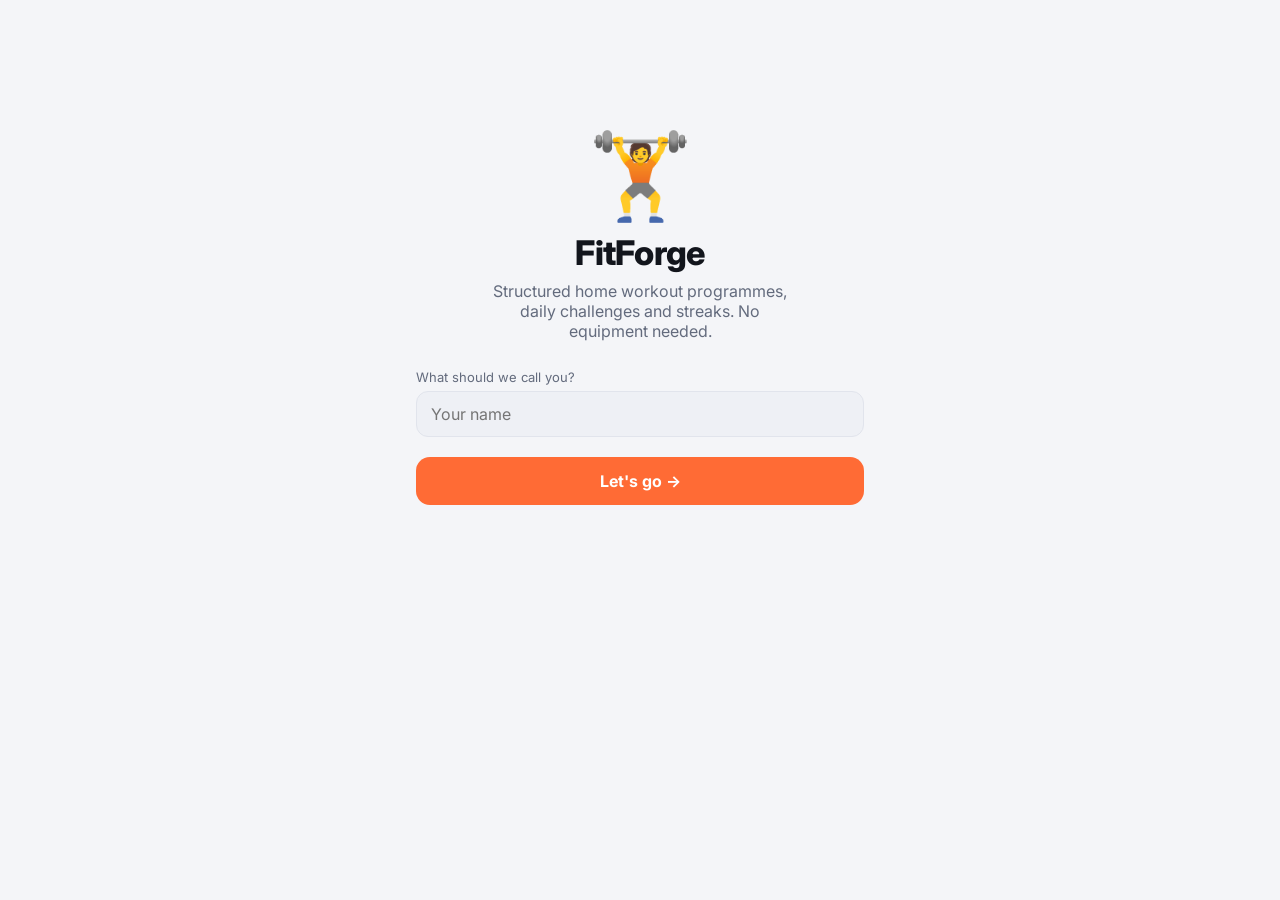
<file: index.html>
<!doctype html>
<html lang="en">
<head>
  <meta charset="utf-8">
  <meta name="viewport" content="width=device-width, initial-scale=1, viewport-fit=cover">
  <meta name="theme-color" content="#0b0d12">
  <!-- Home Screen app (iPhone "Add to Home Screen", Android "Install app") -->
  <link rel="manifest" href="manifest.webmanifest">
  <link rel="apple-touch-icon" href="icons/apple-touch-icon.png">
  <meta name="apple-mobile-web-app-capable" content="yes">
  <meta name="mobile-web-app-capable" content="yes">
  <meta name="apple-mobile-web-app-status-bar-style" content="black-translucent">
  <meta name="apple-mobile-web-app-title" content="FitForge">
  <title>FitForge</title>
  <link rel="preconnect" href="https://fonts.googleapis.com">
  <!-- Non-blocking: the app renders immediately with system fonts, even offline -->
  <link href="https://fonts.googleapis.com/css2?family=Inter:wght@400;500;600;700;800&display=swap" rel="stylesheet" media="print" onload="this.media='all'">
  <link rel="stylesheet" href="styles.css">
</head>
<body>
  <div id="app"></div>
  <nav id="tabs"></nav>
  <div id="toast"></div>
  <script src="data.js"></script>
  <script src="figures.js"></script>
  <script src="android-tts.js"></script>
  <script src="coach.js"></script>
  <script src="app.js"></script>
  <script>
    // Offline cache for the hosted Home Screen app (skipped inside the native iOS/Android apps).
    if ("serviceWorker" in navigator && location.protocol === "https:" && !window.AndroidTTS)
      navigator.serviceWorker.register("sw.js").catch(function () {});
  </script>
</body>
</html>
</file>
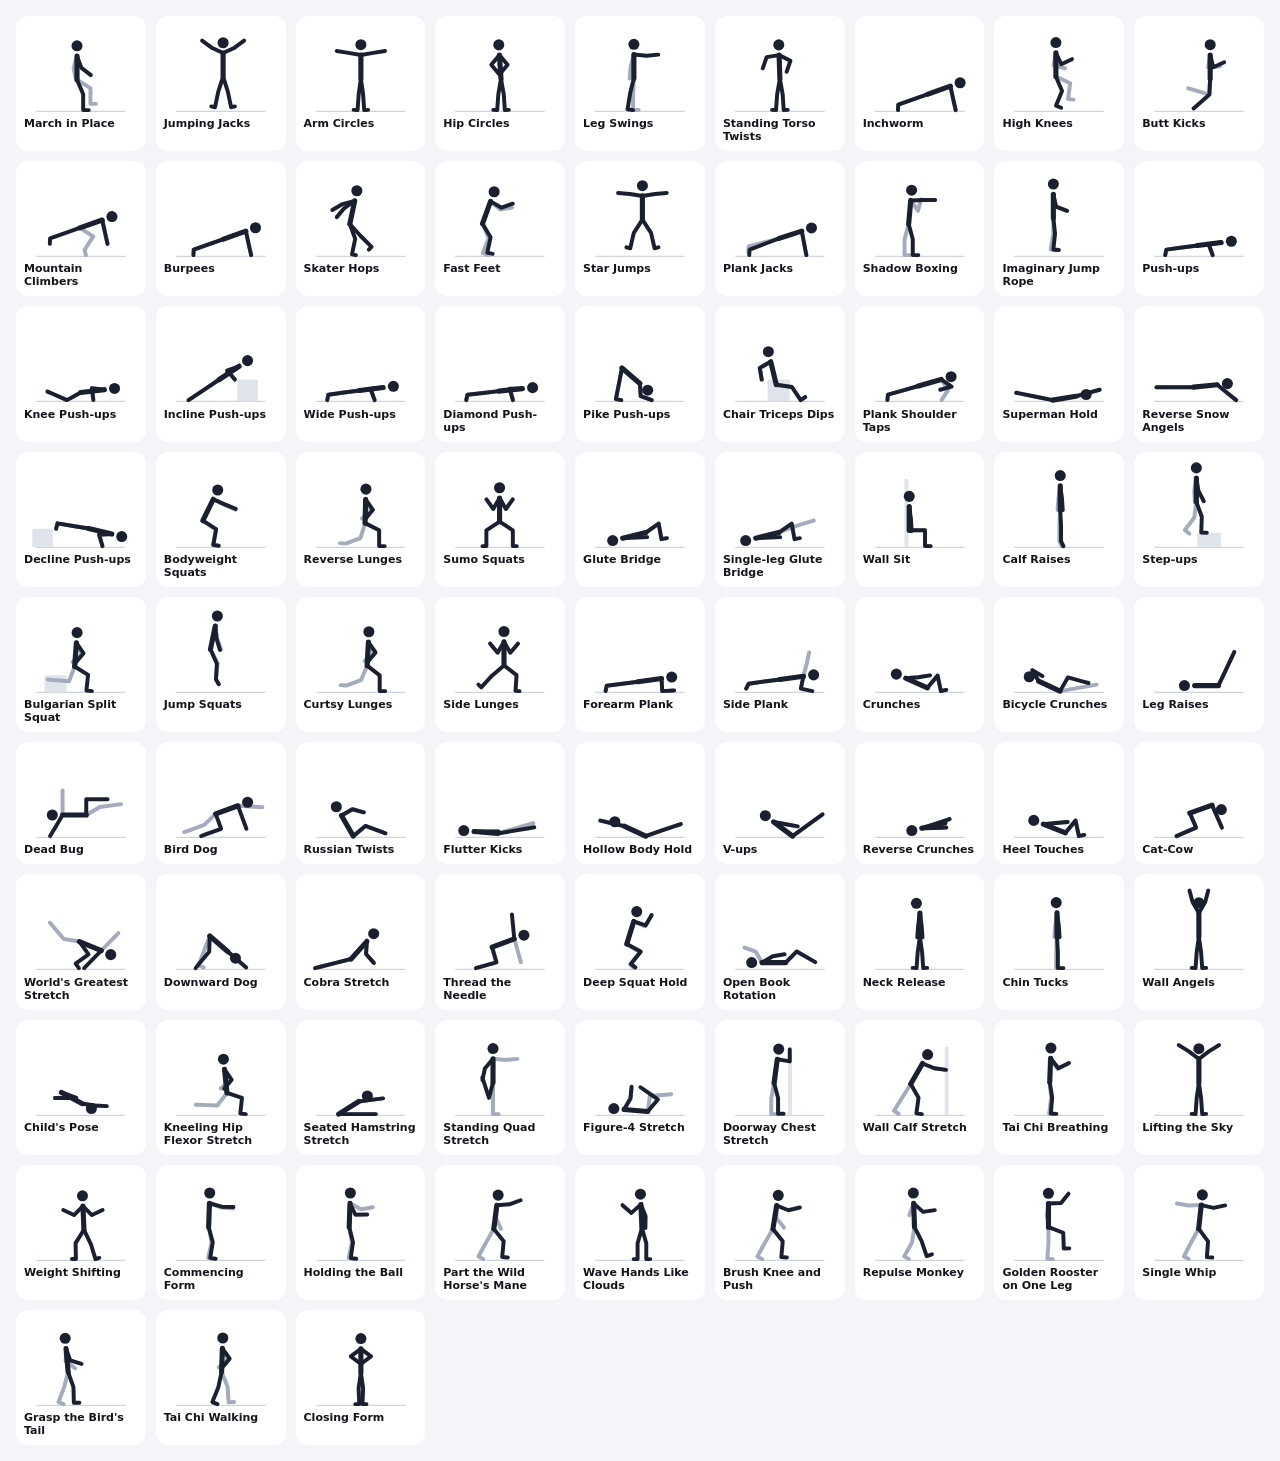
<file: gallery.html>
<!doctype html><html><head><meta charset="utf-8"><meta name="viewport" content="width=device-width,initial-scale=1">
<title>Figure gallery</title><link rel="stylesheet" href="styles.css">
<style>body{padding:16px}.g{display:grid;grid-template-columns:repeat(auto-fill,minmax(120px,1fr));gap:10px}.g div{background:var(--surface);border-radius:12px;padding:8px;font-size:11px}</style></head>
<body><div class="g" id="g"></div><script src="data.js"></script><script src="figures.js"></script>
<script>const still=location.hash==="#still";document.getElementById("g").innerHTML=EXERCISES.map(x=>`<div>${FIG.svg(x.id,{anim:!still})}<b>${x.name}</b>${FIG.has(x.id)?"":" ⚠️"}</div>`).join("");</script></body></html>
</file>
<file: styles.css>
:root {
  --bg: #0b0d12; --surface: #151922; --surface2: #1d2230; --border: #262c3b;
  --text: #f3f5f9; --muted: #9aa3b5; --accent: #ff6b35; --accent2: #ffb020;
  --good: #22c55e; --danger: #ef4444; --radius: 18px;
  --shadow: 0 10px 30px rgba(0,0,0,.35);
}
@media (prefers-color-scheme: light) {
  :root { --bg: #f4f5f8; --surface: #ffffff; --surface2: #eef0f5; --border: #e1e4ec;
    --text: #12151c; --muted: #636b7d; --shadow: 0 8px 24px rgba(20,25,40,.08); }
}
* { box-sizing: border-box; -webkit-tap-highlight-color: transparent; }
html, body { margin: 0; background: var(--bg); color: var(--text);
  font-family: Inter, system-ui, -apple-system, Segoe UI, Roboto, sans-serif; }
body { min-height: 100vh; }
button { font: inherit; color: inherit; border: 0; background: none; cursor: pointer; }
input, select { font: inherit; color: var(--text); }

#app { max-width: 480px; margin: 0 auto; padding: 16px 16px 100px; min-height: 100vh; }
/* Notch / status bar room inside the iPhone app (0 in normal browsers) */
#app { padding-top: calc(16px + env(safe-area-inset-top)); }
#app.full { padding-bottom: 24px; }

/* Tabs */
#tabs { position: fixed; left: 0; right: 0; bottom: 0; z-index: 10;
  background: color-mix(in srgb, var(--surface) 92%, transparent); backdrop-filter: blur(14px);
  border-top: 1px solid var(--border); padding-bottom: env(safe-area-inset-bottom); }
#tabs .inner { max-width: 480px; margin: 0 auto; display: grid; grid-template-columns: repeat(5, 1fr); }
#tabs button { padding: 10px 0 12px; display: flex; flex-direction: column; align-items: center; gap: 3px;
  font-size: 11px; font-weight: 600; color: var(--muted); }
#tabs button .i { font-size: 20px; filter: grayscale(1); opacity: .7; }
#tabs button.on { color: var(--accent); }
#tabs button.on .i { filter: none; opacity: 1; }
#tabs.hidden { display: none; }

/* Typography */
h1 { font-size: 26px; font-weight: 800; margin: 6px 0 4px; letter-spacing: -.02em; }
h2 { font-size: 18px; font-weight: 700; margin: 26px 0 12px; letter-spacing: -.01em; }
h3 { font-size: 16px; margin: 0 0 4px; font-weight: 700; }
.muted { color: var(--muted); }
.small { font-size: 13px; }
.row { display: flex; align-items: center; gap: 12px; }
.between { justify-content: space-between; }
.grow { flex: 1; min-width: 0; }
.stack > * + * { margin-top: 12px; }

/* Cards */
.card { background: var(--surface); border: 1px solid var(--border); border-radius: var(--radius);
  padding: 16px; box-shadow: var(--shadow); }
.card.tap { cursor: pointer; transition: transform .12s ease; }
.card.tap:active { transform: scale(.98); }
.hero { position: relative; overflow: hidden; border: 0; color: #fff;
  background: linear-gradient(135deg, var(--c1, #ff6b35), var(--c2, #ff2e63)); }
.hero .muted { color: rgba(255,255,255,.85); }
.hero .big-emoji { position: absolute; right: -6px; bottom: -14px; font-size: 92px; opacity: .25; }

.pill { display: inline-flex; align-items: center; gap: 6px; padding: 5px 10px; border-radius: 99px;
  font-size: 12px; font-weight: 600; background: var(--surface2); color: var(--muted); }
.hero .pill { background: rgba(255,255,255,.2); color: #fff; }

.btn { display: inline-flex; align-items: center; justify-content: center; gap: 8px; padding: 14px 20px;
  border-radius: 14px; font-weight: 700; background: var(--accent); color: #fff; width: 100%; font-size: 16px; }
.btn.secondary { background: var(--surface2); color: var(--text); }
.btn.white { background: #fff; color: #111; }
.btn.small { padding: 9px 14px; font-size: 14px; width: auto; border-radius: 12px; }
.btn:disabled { opacity: .5; }

.icon-btn { width: 40px; height: 40px; border-radius: 12px; background: var(--surface2);
  display: inline-flex; align-items: center; justify-content: center; font-size: 18px; }

.stats { display: grid; grid-template-columns: repeat(3, 1fr); gap: 10px; }
.stat { background: var(--surface); border: 1px solid var(--border); border-radius: 16px; padding: 12px; }
.stat b { display: block; font-size: 22px; font-weight: 800; }
.stat span { font-size: 12px; color: var(--muted); }

.bar { height: 8px; background: var(--surface2); border-radius: 99px; overflow: hidden; }
.bar > i { display: block; height: 100%; background: var(--accent); border-radius: 99px; }
.hero .bar { background: rgba(255,255,255,.25); }
.hero .bar > i { background: #fff; }

.week { display: grid; grid-template-columns: repeat(7, 1fr); gap: 6px; text-align: center; }
.week .d { font-size: 11px; color: var(--muted); }
.week .dot { margin: 6px auto 0; width: 34px; height: 34px; border-radius: 50%; display: flex;
  align-items: center; justify-content: center; font-size: 13px; font-weight: 700; background: var(--surface2); }
.week .dot.on { background: var(--accent); color: #fff; }
.week .dot.today { outline: 2px solid var(--accent); outline-offset: 2px; }

.hscroll { display: flex; gap: 12px; overflow-x: auto; scroll-snap-type: x mandatory; padding-bottom: 4px;
  margin: 0 -16px; padding-left: 16px; padding-right: 16px; scrollbar-width: none; }
.hscroll::-webkit-scrollbar { display: none; }
.hscroll > * { scroll-snap-align: start; flex: 0 0 150px; }
.quick { padding: 14px; }
.quick .e { font-size: 28px; }

.list-item { display: flex; align-items: center; gap: 12px; padding: 12px; border-radius: 14px;
  background: var(--surface); border: 1px solid var(--border); }
.list-item + .list-item { margin-top: 8px; }
.emoji-box { width: 46px; height: 46px; border-radius: 12px; background: var(--surface2); display: flex;
  align-items: center; justify-content: center; font-size: 22px; flex: none; }

.days { display: grid; grid-template-columns: repeat(7, 1fr); gap: 8px; }
.day { aspect-ratio: 1; border-radius: 12px; background: var(--surface2); display: flex; flex-direction: column;
  align-items: center; justify-content: center; font-size: 13px; font-weight: 700; border: 2px solid transparent; }
.day small { font-size: 10px; font-weight: 600; color: var(--muted); }
.day.done { background: var(--good); color: #fff; }
.day.done small { color: rgba(255,255,255,.85); }
.day.next { border-color: var(--accent); }
.day.rest { opacity: .7; }
.day.locked { opacity: .35; }

.chips { display: flex; gap: 8px; overflow-x: auto; margin: 0 -16px; padding: 0 16px 4px; scrollbar-width: none; }
.chips::-webkit-scrollbar { display: none; }
.chip { flex: none; padding: 8px 14px; border-radius: 99px; background: var(--surface2); font-size: 13px; font-weight: 600; }
.chip.on { background: var(--accent); color: #fff; }

.search { width: 100%; padding: 12px 14px; border-radius: 14px; border: 1px solid var(--border);
  background: var(--surface); margin-bottom: 12px; }

.topbar { display: flex; align-items: center; gap: 12px; margin-bottom: 8px; }

.seg { display: grid; grid-auto-flow: column; gap: 6px; background: var(--surface2); padding: 4px; border-radius: 14px; }
.seg button { padding: 10px; border-radius: 10px; font-weight: 600; font-size: 14px; color: var(--muted); }
.seg button.on { background: var(--surface); color: var(--text); box-shadow: var(--shadow); }

.option { display: flex; align-items: center; gap: 14px; padding: 14px; border-radius: 16px;
  border: 2px solid var(--border); background: var(--surface); width: 100%; text-align: left; }
.option + .option { margin-top: 10px; }
.option.on { border-color: var(--accent); background: color-mix(in srgb, var(--accent) 10%, var(--surface)); }
.option .e { font-size: 26px; }

.heat { display: grid; grid-template-columns: repeat(7, 1fr); gap: 5px; }
.heat i { aspect-ratio: 1; border-radius: 6px; background: var(--surface2); }
.heat i.l1 { background: color-mix(in srgb, var(--accent) 45%, var(--surface2)); }
.heat i.l2 { background: var(--accent); }
.heat i.today { outline: 2px solid var(--text); outline-offset: 1px; }

.badges { display: grid; grid-template-columns: repeat(3, 1fr); gap: 10px; }
.badge { text-align: center; padding: 12px 6px; border-radius: 16px; background: var(--surface); border: 1px solid var(--border); }
.badge .e { font-size: 30px; }
.badge b { display: block; font-size: 12px; margin-top: 4px; }
.badge span { font-size: 10px; color: var(--muted); }
.badge.off .e { filter: grayscale(1); opacity: .35; }
.badge.off b { color: var(--muted); }

ol.steps { padding-left: 20px; margin: 8px 0; }
ol.steps li { margin: 6px 0; line-height: 1.45; }

/* Player */
.player { display: flex; flex-direction: column; min-height: calc(100vh - 40px); }
.player .top { display: flex; align-items: center; justify-content: space-between; }
.player .phase { text-align: center; margin-top: 18px; font-size: 13px; font-weight: 700; letter-spacing: .12em; text-transform: uppercase; }
.player .phase.work { color: var(--accent); }
.player .phase.rest { color: var(--good); }
.player .phase.prep { color: var(--accent2); }
.player .name { text-align: center; font-size: 28px; font-weight: 800; margin: 6px 0 0; letter-spacing: -.02em; }
.player .meta { text-align: center; color: var(--muted); font-size: 14px; margin-top: 4px; }
.ring { position: relative; width: min(42vw, 160px); aspect-ratio: 1; margin: 4px auto 0; }
.ring svg { width: 100%; height: 100%; transform: rotate(-90deg); }
.ring circle { fill: none; stroke-width: 12; }
.ring .track { stroke: var(--surface2); }
.ring .prog { stroke: var(--accent); stroke-linecap: round; transition: stroke-dashoffset .95s linear; }
.ring.rest .prog { stroke: var(--good); }
.ring.prep .prog { stroke: var(--accent2); }
.ring .center { position: absolute; inset: 0; display: flex; flex-direction: column; align-items: center; justify-content: center; }
.ring .secs { font-size: 52px; font-weight: 800; font-variant-numeric: tabular-nums; line-height: 1; }
.ring .emoji { font-size: 34px; margin-bottom: 4px; }
.controls { display: flex; justify-content: center; align-items: center; gap: 22px; margin: 14px 0; }
.controls .c { width: 56px; height: 56px; border-radius: 50%; background: var(--surface2); font-size: 20px; }
.controls .main { width: 76px; height: 76px; background: var(--accent); color: #fff; font-size: 28px; }
.next { margin-top: auto; }
.overall { height: 6px; background: var(--surface2); border-radius: 99px; overflow: hidden; margin-top: 12px; }
.overall i { display: block; height: 100%; background: var(--accent); }

.confetti { font-size: 80px; text-align: center; margin-top: 30px; animation: pop .6s ease; }
@keyframes pop { 0% { transform: scale(.3); opacity: 0 } 70% { transform: scale(1.15) } 100% { transform: scale(1); opacity: 1 } }

#toast { position: fixed; left: 50%; bottom: 96px; transform: translateX(-50%) translateY(20px); opacity: 0;
  background: var(--text); color: var(--bg); padding: 10px 18px; border-radius: 99px; font-weight: 600; font-size: 14px;
  transition: all .25s ease; pointer-events: none; z-index: 30; white-space: nowrap; }
#toast.show { opacity: 1; transform: translateX(-50%) translateY(0); }

.modal-bg { position: fixed; inset: 0; background: rgba(0,0,0,.55); z-index: 20; display: flex; align-items: flex-end; justify-content: center; }
.modal { background: var(--surface); width: 100%; max-width: 480px; border-radius: 24px 24px 0 0; padding: 20px 16px 28px; max-height: 85vh; overflow: auto; }

.field { display: block; margin-top: 12px; }
.field span { display: block; font-size: 13px; color: var(--muted); margin-bottom: 6px; }
.field input { width: 100%; padding: 12px 14px; border-radius: 12px; border: 1px solid var(--border); background: var(--surface2); }

/* Exercise figures */
:root { --fig: #f3f5f9; --fig-far: #6b7489; --fig-prop: #2a3142; }
@media (prefers-color-scheme: light) { :root { --fig: #1b2030; --fig-far: #a3abbd; --fig-prop: #dfe3ec; } }
svg.fig { display: block; width: 100%; height: auto; overflow: visible; }
svg.fig polyline { fill: none; stroke-linecap: round; stroke-linejoin: round; stroke-width: 5; }
svg.fig .fg-near { stroke: var(--fig); }
svg.fig .fg-torso { stroke-width: 6.5; }
svg.fig .fg-far { stroke: var(--fig-far); }
svg.fig .fg-head { fill: var(--fig); }
svg.fig .fg-ground { stroke: var(--fig-far); stroke-width: 1.5; stroke-linecap: round; opacity: .5; }
svg.fig .fg-prop { fill: var(--fig-prop); }
svg.fig .fg-near.accent, svg.fig.accent .fg-near { stroke: var(--accent); }
svg.fig-light { --fig: #ffffff; --fig-far: rgba(255,255,255,.5); --fig-prop: rgba(255,255,255,.22); }

.thumb { width: 76px; height: 60px; flex: none; border-radius: 12px; background: var(--surface2); padding: 4px 6px; display: flex; align-items: center; }
.thumb svg.fig polyline { stroke-width: 6; }
.thumb svg.fig .fg-torso { stroke-width: 7.5; }
.hero.with-fig h1, .hero.with-fig h2, .hero.with-fig > p { max-width: 60%; position: relative; }
.hero-fig { position: absolute; right: 2px; top: 38px; width: 44%; pointer-events: none; }
.qfig { height: 64px; display: flex; align-items: center; margin: -4px -4px 0; }
.fig-card { padding: 18px 24px 10px; margin-bottom: 12px; }
.fig-card svg.fig, .fig-big svg.fig { max-height: 210px; }
.fig-big { margin: 0 auto 6px; max-width: 300px; }
.pl-fig { margin: 10px auto 0; width: min(80vw, 320px); transition: opacity .3s; }
.pl-fig.dim { opacity: .55; }
.hero.with-fig .bar { max-width: 56%; }
.hero.with-fig { min-height: 190px; }
.qfig svg.fig { height: 64px; width: auto; max-width: 100%; margin: 0 auto; }
.thumb svg.fig { height: 100%; width: auto; max-width: 100%; margin: 0 auto; }
.fig-card svg.fig, .fig-big svg.fig { width: auto; max-width: 100%; margin: 0 auto; }

/* Voice instructors */
.avatar { flex: none; border-radius: 50%; background: var(--av); color: #fff; font-weight: 800; display: flex;
  align-items: center; justify-content: center; box-shadow: 0 0 0 3px color-mix(in srgb, var(--av) 25%, transparent); }
.avatar.speaking { animation: talk 1s ease-in-out infinite; }
@keyframes talk { 0%,100% { box-shadow: 0 0 0 3px color-mix(in srgb, var(--av) 25%, transparent); }
  50% { box-shadow: 0 0 0 8px color-mix(in srgb, var(--av) 35%, transparent); } }
.coach-bubble { padding: 12px 14px; }
.coach-pick { border-radius: 50%; padding: 2px; border: 2px solid transparent; opacity: .55; }
.coach-pick.on { border-color: var(--accent); opacity: 1; }
select { width: 100%; padding: 11px 12px; border-radius: 12px; border: 1px solid var(--border); background: var(--surface2); font-size: 14px; }
.field select { font-size: 15px; }

/* iPhone app: solid strip behind the status bar so scrolled content doesn't show through it */
body::before { content: ""; position: fixed; top: 0; left: 0; right: 0; height: env(safe-area-inset-top); background: var(--bg); z-index: 25; }
</file>
